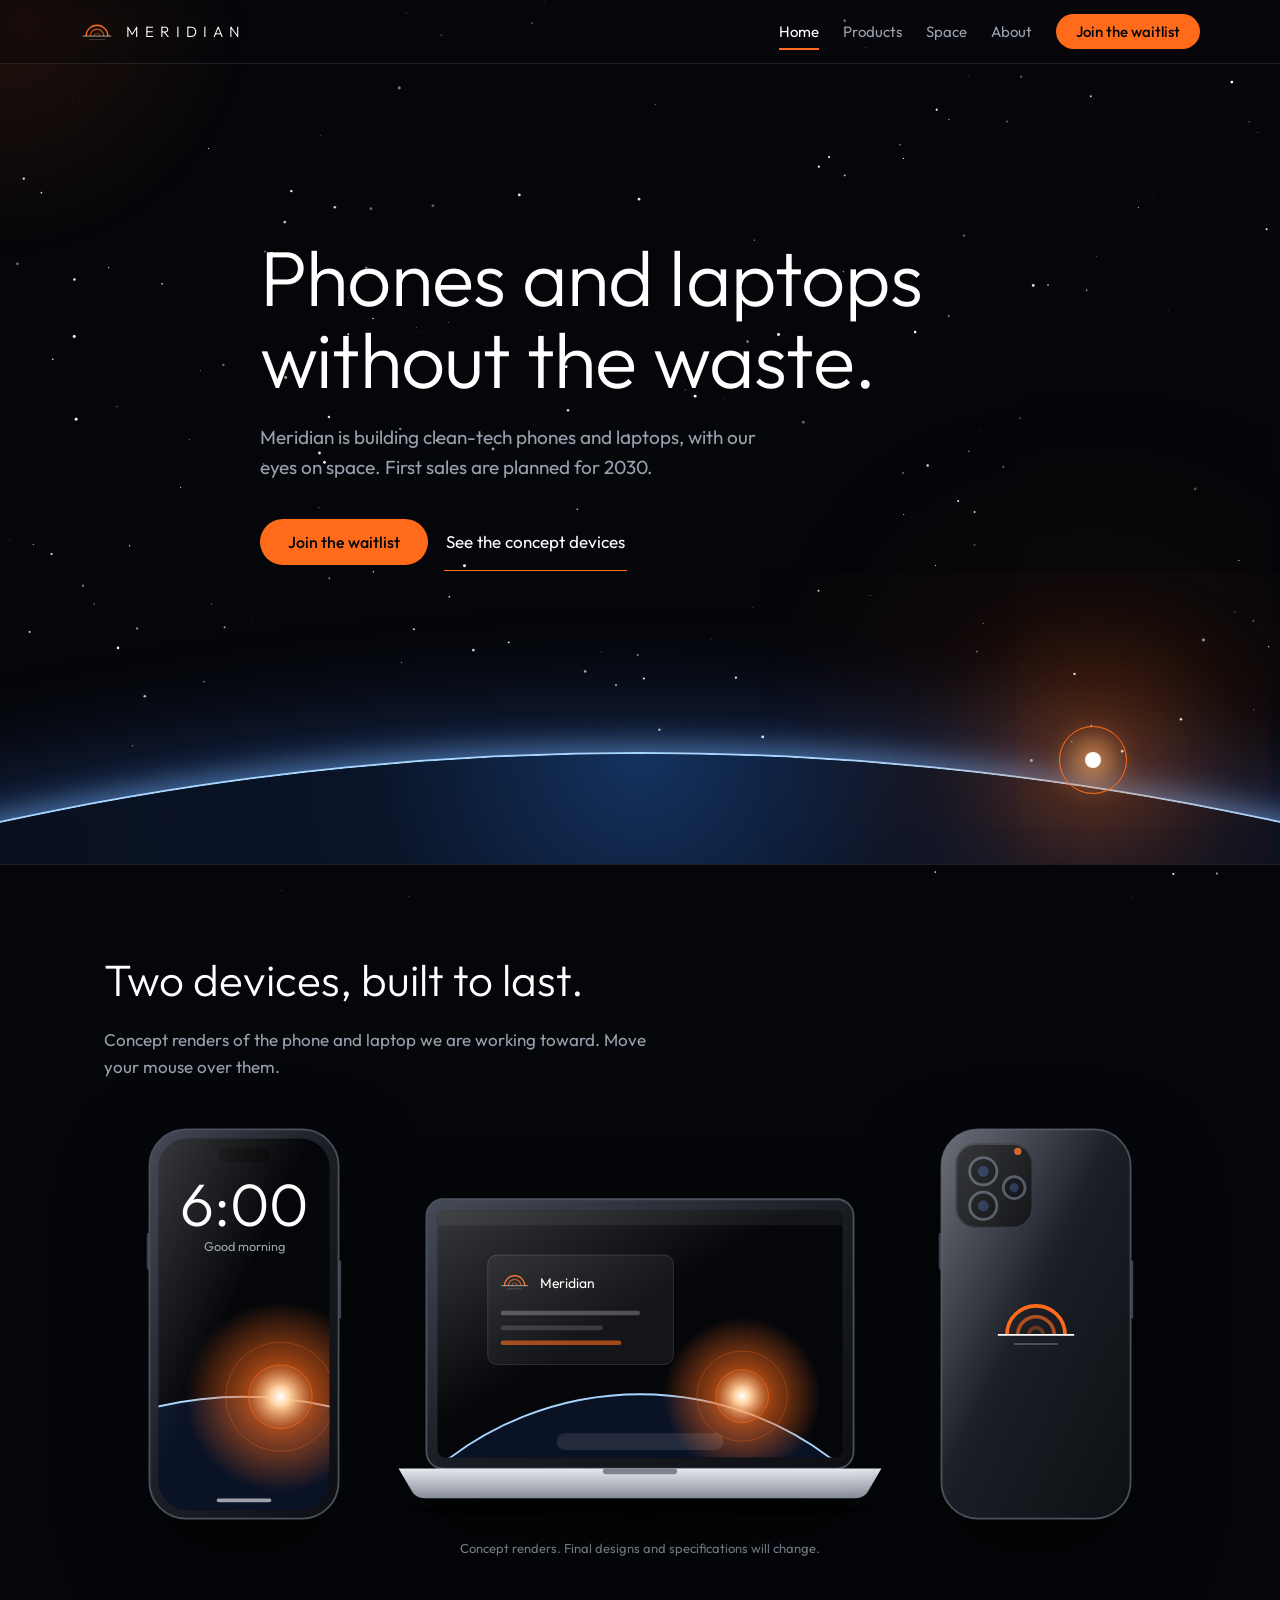
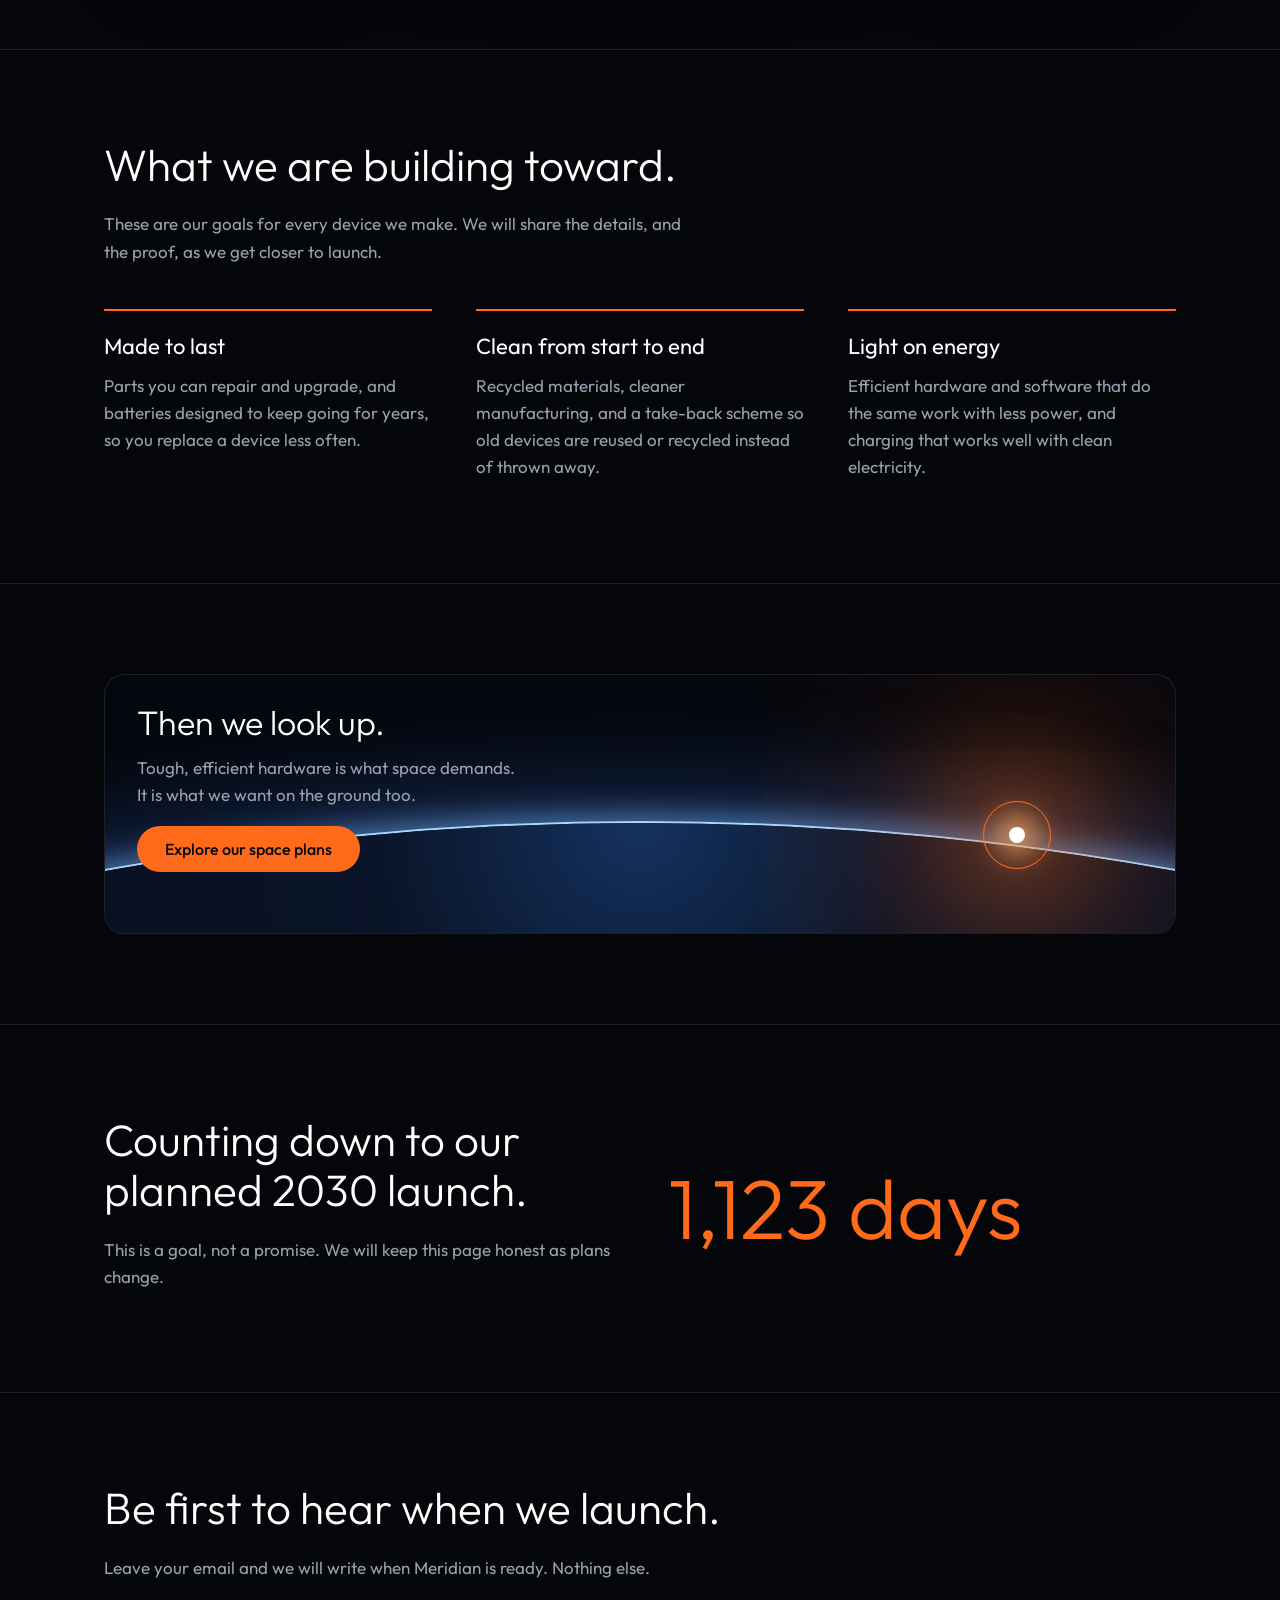
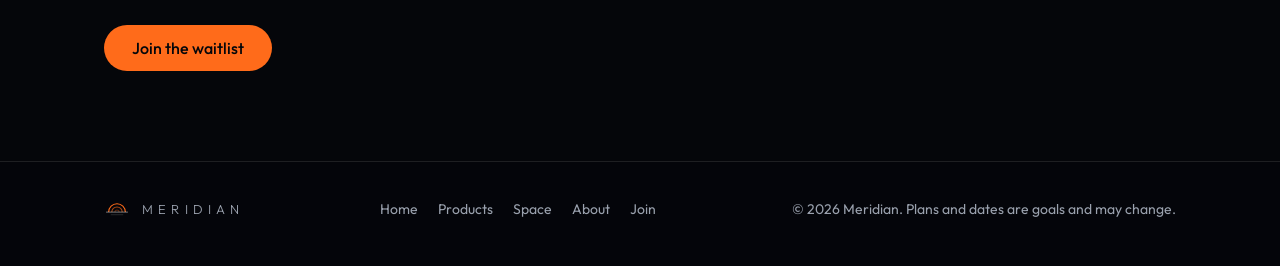
<file: index.html>
<!doctype html>
<html lang="en">
<head>
<meta charset="utf-8">
<meta name="viewport" content="width=device-width, initial-scale=1">
<title>Meridian: clean-tech phones and laptops</title>
<meta name="description" content="Meridian is building clean-tech phones and laptops, with its eyes on space. First sales are planned for 2030.">
<link rel="icon" href="data:image/svg+xml,%3Csvg xmlns='http://www.w3.org/2000/svg' viewBox='0 0 100 100'%3E%3Crect width='100' height='100' rx='22' fill='%2308090C'/%3E%3Cpath d='M18 66A32 32 0 0 1 82 66' fill='none' stroke='%23FF6B1A' stroke-width='9'/%3E%3Cpath d='M34 66A16 16 0 0 1 66 66' fill='none' stroke='%23FF6B1A' stroke-opacity='.6' stroke-width='9'/%3E%3C/svg%3E">
<link rel="preconnect" href="https://fonts.googleapis.com">
<link rel="preconnect" href="https://fonts.gstatic.com" crossorigin>
<link href="https://fonts.googleapis.com/css2?family=Outfit:wght@300;400;500&display=swap" rel="stylesheet">
<link rel="stylesheet" href="style.css">
</head>
<body>
<canvas id="sky" aria-hidden="true"></canvas><div class="glow" aria-hidden="true"></div>
<header class="top"><div class="wrap nav"><a class="brand" href="index.html" aria-label="Meridian home"><svg><use href="#mk"/></svg>MERIDIAN</a><nav class="links" aria-label="Main"><a href="index.html">Home</a><a href="products.html">Products</a><a href="space.html">Space</a><a href="about.html">About</a><a class="btn" href="join.html">Join the waitlist</a></nav></div></header>
<main>
<section class="hero"><div class="earth" data-par=".04"></div><div class="sun"></div>
<div class="wrap hx"><h1>Phones and laptops without the waste.</h1><p class="lead">Meridian is building clean-tech phones and laptops, with our eyes on space. First sales are planned for 2030.</p><div><a class="btn" href="join.html">Join the waitlist</a><a class="ghost" href="products.html">See the concept devices</a></div></div></section>
<section class="sec"><div class="wrap"><h2 class="rv">Two devices, built to last.</h2><p class="intro rv">Concept renders of the phone and laptop we are working toward. Move your mouse over them.</p>
<div class="show"><div class="fl"><svg class="tilt pf" role="img" aria-label="Meridian phone, front"><use href="#phoneF"/></svg></div><div class="fl"><svg class="tilt lp" role="img" aria-label="Meridian laptop, open"><use href="#laptop"/></svg></div><div class="fl"><svg class="tilt pb" role="img" aria-label="Meridian phone, back"><use href="#phoneB"/></svg></div></div>
<p class="note" style="text-align:center">Concept renders. Final designs and specifications will change.</p></div></section>
<section class="sec"><div class="wrap"><h2 class="rv">What we are building toward.</h2><p class="intro rv">These are our goals for every device we make. We will share the details, and the proof, as we get closer to launch.</p>
<div class="cols"><div class="rv"><h3>Made to last</h3><p>Parts you can repair and upgrade, and batteries designed to keep going for years, so you replace a device less often.</p></div>
<div class="rv"><h3>Clean from start to end</h3><p>Recycled materials, cleaner manufacturing, and a take-back scheme so old devices are reused or recycled instead of thrown away.</p></div>
<div class="rv"><h3>Light on energy</h3><p>Efficient hardware and software that do the same work with less power, and charging that works well with clean electricity.</p></div></div></div></section>
<section class="sec"><div class="wrap"><div class="strip rv"><div class="earth"></div><div class="sun"></div><div class="t"><h2 style="font-size:34px;margin-bottom:12px">Then we look up.</h2><p style="color:var(--s);margin:0 0 18px">Tough, efficient hardware is what space demands. It is what we want on the ground too.</p><a class="btn" href="space.html">Explore our space plans</a></div></div></div></section>
<section class="sec"><div class="wrap two"><div class="rv"><h2>Counting down to our planned 2030 launch.</h2><p>This is a goal, not a promise. We will keep this page honest as plans change.</p></div><div class="rv"><div class="cd" id="cd">&nbsp;</div></div></div></section>
<section class="sec"><div class="wrap"><h2 class="rv">Be first to hear when we launch.</h2><p class="intro rv">Leave your email and we will write when Meridian is ready. Nothing else.</p><a class="btn rv" href="join.html">Join the waitlist</a></div></section>
</main>
<footer><div class="wrap"><a class="brand" href="index.html" style="font-size:13px"><svg style="width:26px;height:26px"><use href="#mk"/></svg>MERIDIAN</a><nav aria-label="Footer"><a href="index.html">Home</a><a href="products.html">Products</a><a href="space.html">Space</a><a href="about.html">About</a><a href="join.html">Join</a></nav><span>&copy; 2026 Meridian. Plans and dates are goals and may change.</span></div></footer>
<script src="site.js"></script>
</body>
</html>
</file>
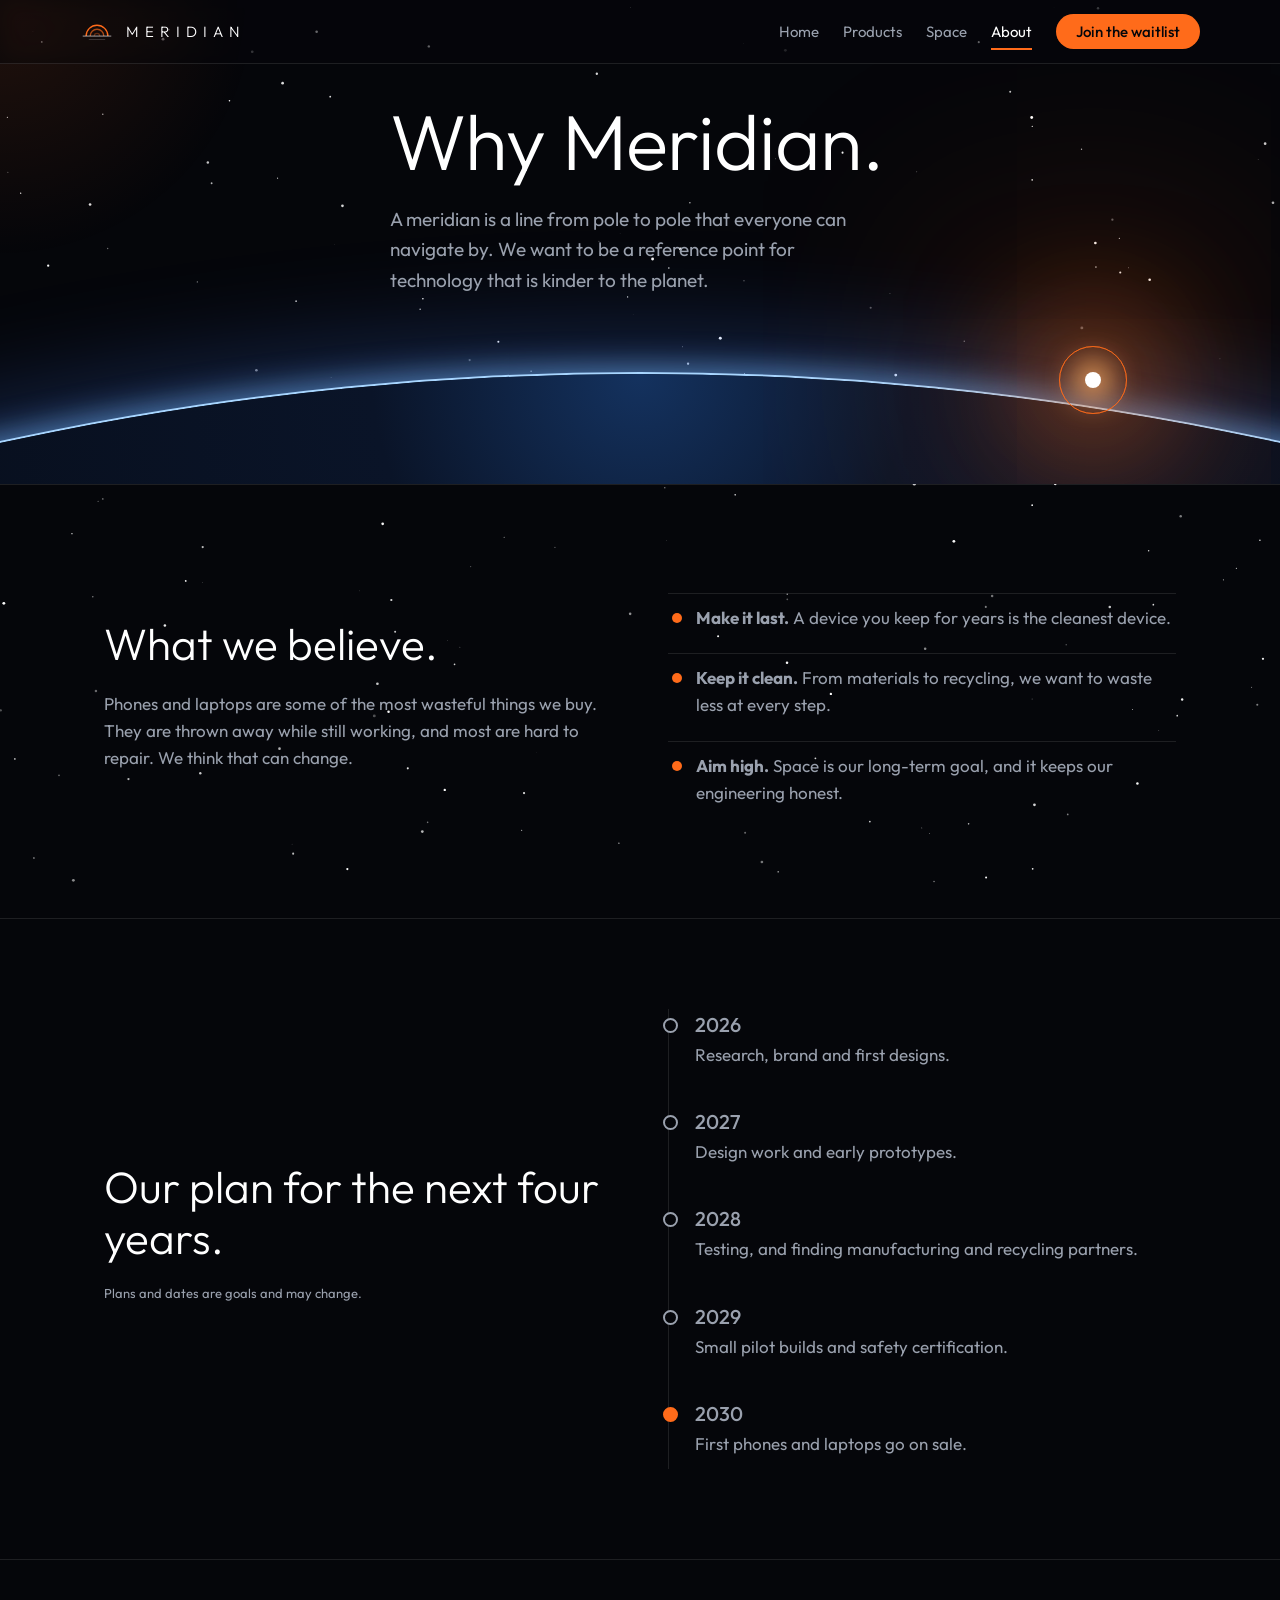
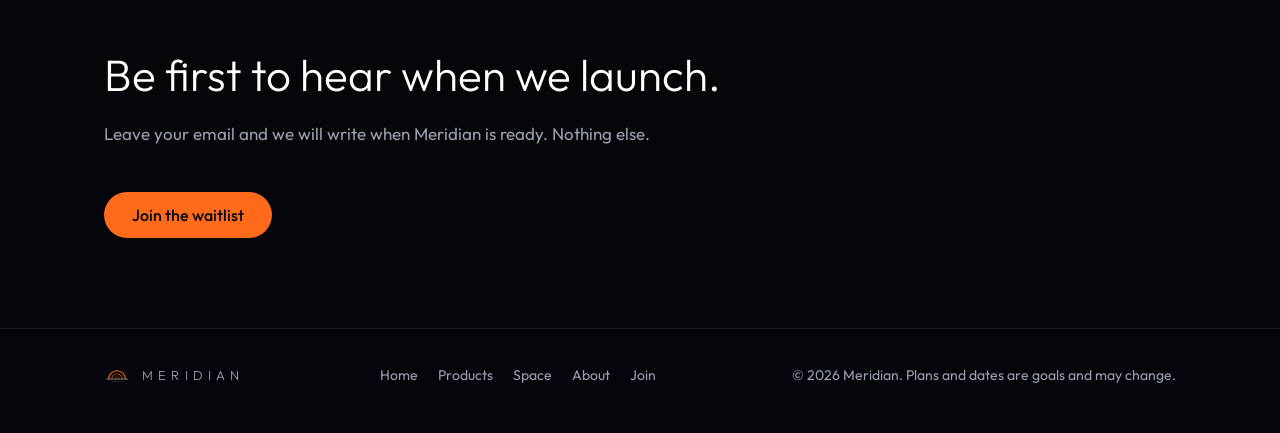
<file: about.html>
<!doctype html>
<html lang="en">
<head>
<meta charset="utf-8">
<meta name="viewport" content="width=device-width, initial-scale=1">
<title>About | Meridian</title>
<meta name="description" content="Why Meridian exists, what we believe and our plan for the next four years.">
<link rel="icon" href="data:image/svg+xml,%3Csvg xmlns='http://www.w3.org/2000/svg' viewBox='0 0 100 100'%3E%3Crect width='100' height='100' rx='22' fill='%2308090C'/%3E%3Cpath d='M18 66A32 32 0 0 1 82 66' fill='none' stroke='%23FF6B1A' stroke-width='9'/%3E%3Cpath d='M34 66A16 16 0 0 1 66 66' fill='none' stroke='%23FF6B1A' stroke-opacity='.6' stroke-width='9'/%3E%3C/svg%3E">
<link rel="preconnect" href="https://fonts.googleapis.com">
<link rel="preconnect" href="https://fonts.gstatic.com" crossorigin>
<link href="https://fonts.googleapis.com/css2?family=Outfit:wght@300;400;500&display=swap" rel="stylesheet">
<link rel="stylesheet" href="style.css">
</head>
<body>
<canvas id="sky" aria-hidden="true"></canvas><div class="glow" aria-hidden="true"></div>
<header class="top"><div class="wrap nav"><a class="brand" href="index.html" aria-label="Meridian home"><svg><use href="#mk"/></svg>MERIDIAN</a><nav class="links" aria-label="Main"><a href="index.html">Home</a><a href="products.html">Products</a><a href="space.html">Space</a><a href="about.html">About</a><a class="btn" href="join.html">Join the waitlist</a></nav></div></header>
<main>
<section class="hero sm"><div class="earth" data-par=".04"></div><div class="sun"></div><div class="wrap hx"><h1>Why Meridian.</h1><p class="lead">A meridian is a line from pole to pole that everyone can navigate by. We want to be a reference point for technology that is kinder to the planet.</p></div></section>
<section class="sec"><div class="wrap two"><div class="rv"><h2>What we believe.</h2><p>Phones and laptops are some of the most wasteful things we buy. They are thrown away while still working, and most are hard to repair. We think that can change.</p></div>
<ul class="ck rv"><li><b>Make it last.</b> A device you keep for years is the cleanest device.</li><li><b>Keep it clean.</b> From materials to recycling, we want to waste less at every step.</li><li><b>Aim high.</b> Space is our long-term goal, and it keeps our engineering honest.</li></ul></div></section>
<section class="sec"><div class="wrap two"><div class="rv"><h2>Our plan for the next four years.</h2><p class="note" style="margin-top:0">Plans and dates are goals and may change.</p></div>
<ol class="tl rv"><li><b>2026</b><span>Research, brand and first designs.</span></li><li><b>2027</b><span>Design work and early prototypes.</span></li><li><b>2028</b><span>Testing, and finding manufacturing and recycling partners.</span></li><li><b>2029</b><span>Small pilot builds and safety certification.</span></li><li class="go"><b>2030</b><span>First phones and laptops go on sale.</span></li></ol></div></section>
<section class="sec"><div class="wrap"><h2 class="rv">Be first to hear when we launch.</h2><p class="intro rv">Leave your email and we will write when Meridian is ready. Nothing else.</p><a class="btn rv" href="join.html">Join the waitlist</a></div></section>
</main>
<footer><div class="wrap"><a class="brand" href="index.html" style="font-size:13px"><svg style="width:26px;height:26px"><use href="#mk"/></svg>MERIDIAN</a><nav aria-label="Footer"><a href="index.html">Home</a><a href="products.html">Products</a><a href="space.html">Space</a><a href="about.html">About</a><a href="join.html">Join</a></nav><span>&copy; 2026 Meridian. Plans and dates are goals and may change.</span></div></footer>
<script src="site.js"></script>
</body>
</html>
</file>
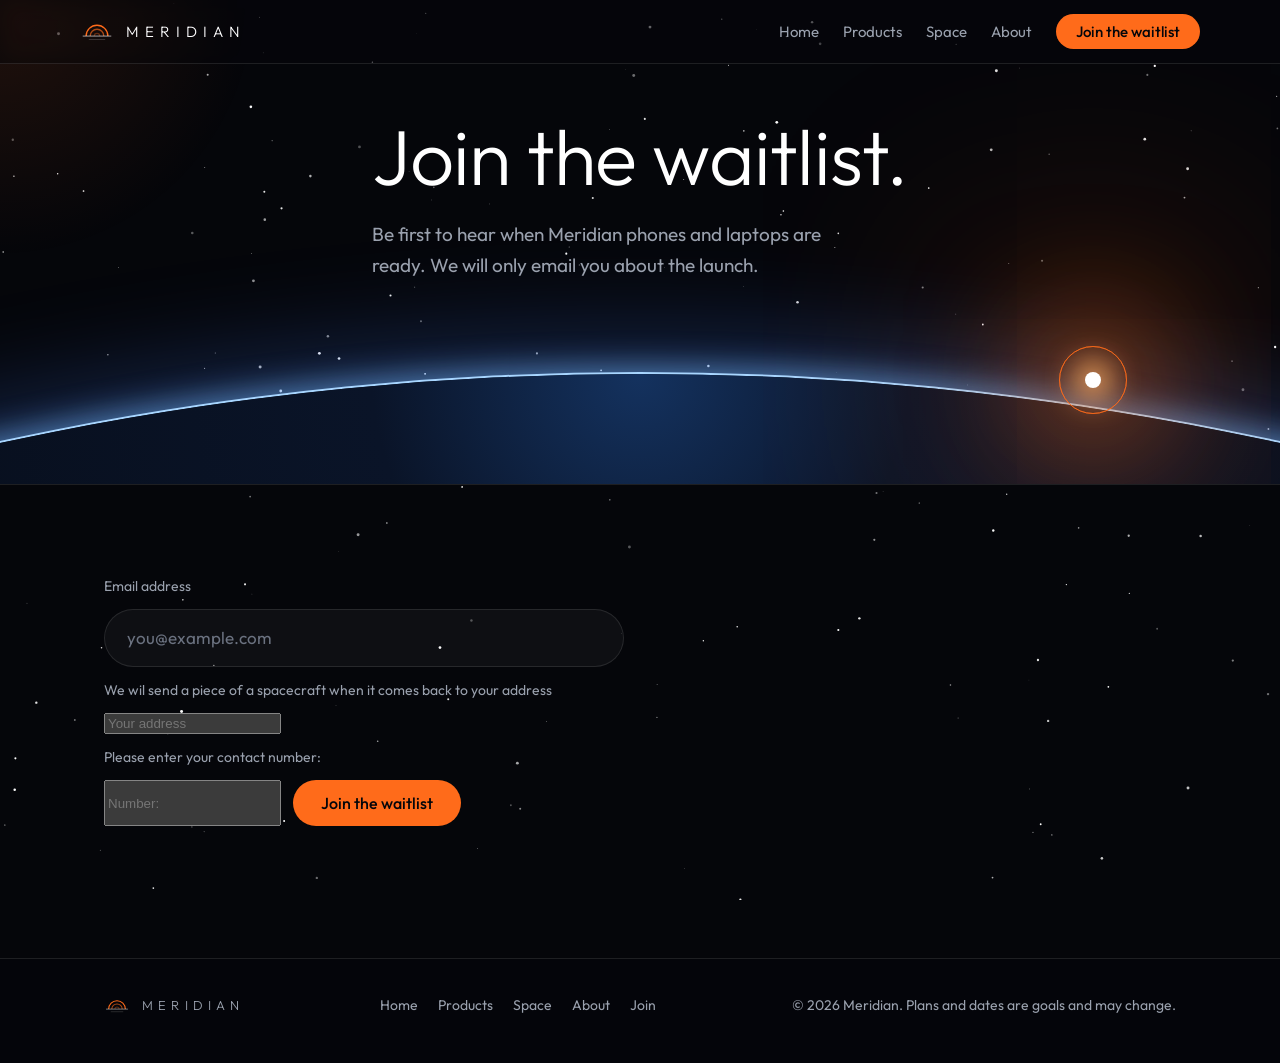
<file: join.html>
<!doctype html>
<html lang="en">
<head>
<meta charset="utf-8">
<meta name="viewport" content="width=device-width, initial-scale=1">
<title>Join the waitlist | Meridian</title>
<meta name="description" content="Join the Meridian waitlist and hear first when our phones and laptops launch.">
<link rel="icon" href="data:image/svg+xml,%3Csvg xmlns='http://www.w3.org/2000/svg' viewBox='0 0 100 100'%3E%3Crect width='100' height='100' rx='22' fill='%2308090C'/%3E%3Cpath d='M18 66A32 32 0 0 1 82 66' fill='none' stroke='%23FF6B1A' stroke-width='9'/%3E%3Cpath d='M34 66A16 16 0 0 1 66 66' fill='none' stroke='%23FF6B1A' stroke-opacity='.6' stroke-width='9'/%3E%3C/svg%3E">
<link rel="preconnect" href="https://fonts.googleapis.com">
<link rel="preconnect" href="https://fonts.gstatic.com" crossorigin>
<link href="https://fonts.googleapis.com/css2?family=Outfit:wght@300;400;500&display=swap" rel="stylesheet">
<link rel="stylesheet" href="style.css">
</head>
<body>
<canvas id="sky" aria-hidden="true"></canvas><div class="glow" aria-hidden="true"></div>
<header class="top"><div class="wrap nav"><a class="brand" href="index.html" aria-label="Meridian home"><svg><use href="#mk"/></svg>MERIDIAN</a><nav class="links" aria-label="Main"><a href="index.html">Home</a><a href="products.html">Products</a><a href="space.html">Space</a><a href="about.html">About</a><a class="btn" href="join.html">Join the waitlist</a></nav></div></header>
<main>
<section class="hero sm"><div class="earth" data-par=".04"></div><div class="sun"></div><div class="wrap hx"><h1>Join the waitlist.</h1><p class="lead">Be first to hear when Meridian phones and laptops are ready. We will only email you about the launch.</p></div></section>
<section class="sec"><div class="wrap"><form id="f">
  <label for="em">Email address</label><input id="em" name="email" type="email" placeholder="you@example.com" required autocomplete="email">
  <label for="am">We wil send a piece of a spacecraft when it comes back to your address</label><input id="am" name="address" type="address" placeholder="Your address" required autocomplete="address">
  <label for="nm">Please enter your contact number:</label><input id="nm" name="number" type="number" placeholder="Number:" required autocomplete="number">
  <button class="btn" type="submit">Join the waitlist</button></form>
<div id="msg" role="status" aria-live="polite"></div>
<div class="done" id="done" role="status" aria-live="polite"><svg viewBox="0 0 64 64" aria-hidden="true"><circle cx="32" cy="32" r="28" pathLength="1" fill="none" stroke="#FF6B1A" stroke-width="3"/><path d="M20 33l8 8 16-17" pathLength="1" fill="none" stroke="#FF6B1A" stroke-width="4" stroke-linecap="round" stroke-linejoin="round"/></svg><div><b>Submitted</b><span>Thank you. We will only email you about the launch.</span></div></div></div></section>
</main>
<footer><div class="wrap"><a class="brand" href="index.html" style="font-size:13px"><svg style="width:26px;height:26px"><use href="#mk"/></svg>MERIDIAN</a><nav aria-label="Footer"><a href="index.html">Home</a><a href="products.html">Products</a><a href="space.html">Space</a><a href="about.html">About</a><a href="join.html">Join</a></nav><span>&copy; 2026 Meridian. Plans and dates are goals and may change.</span></div></footer>
<script src="site.js"></script>
</body>
</html>
</file>
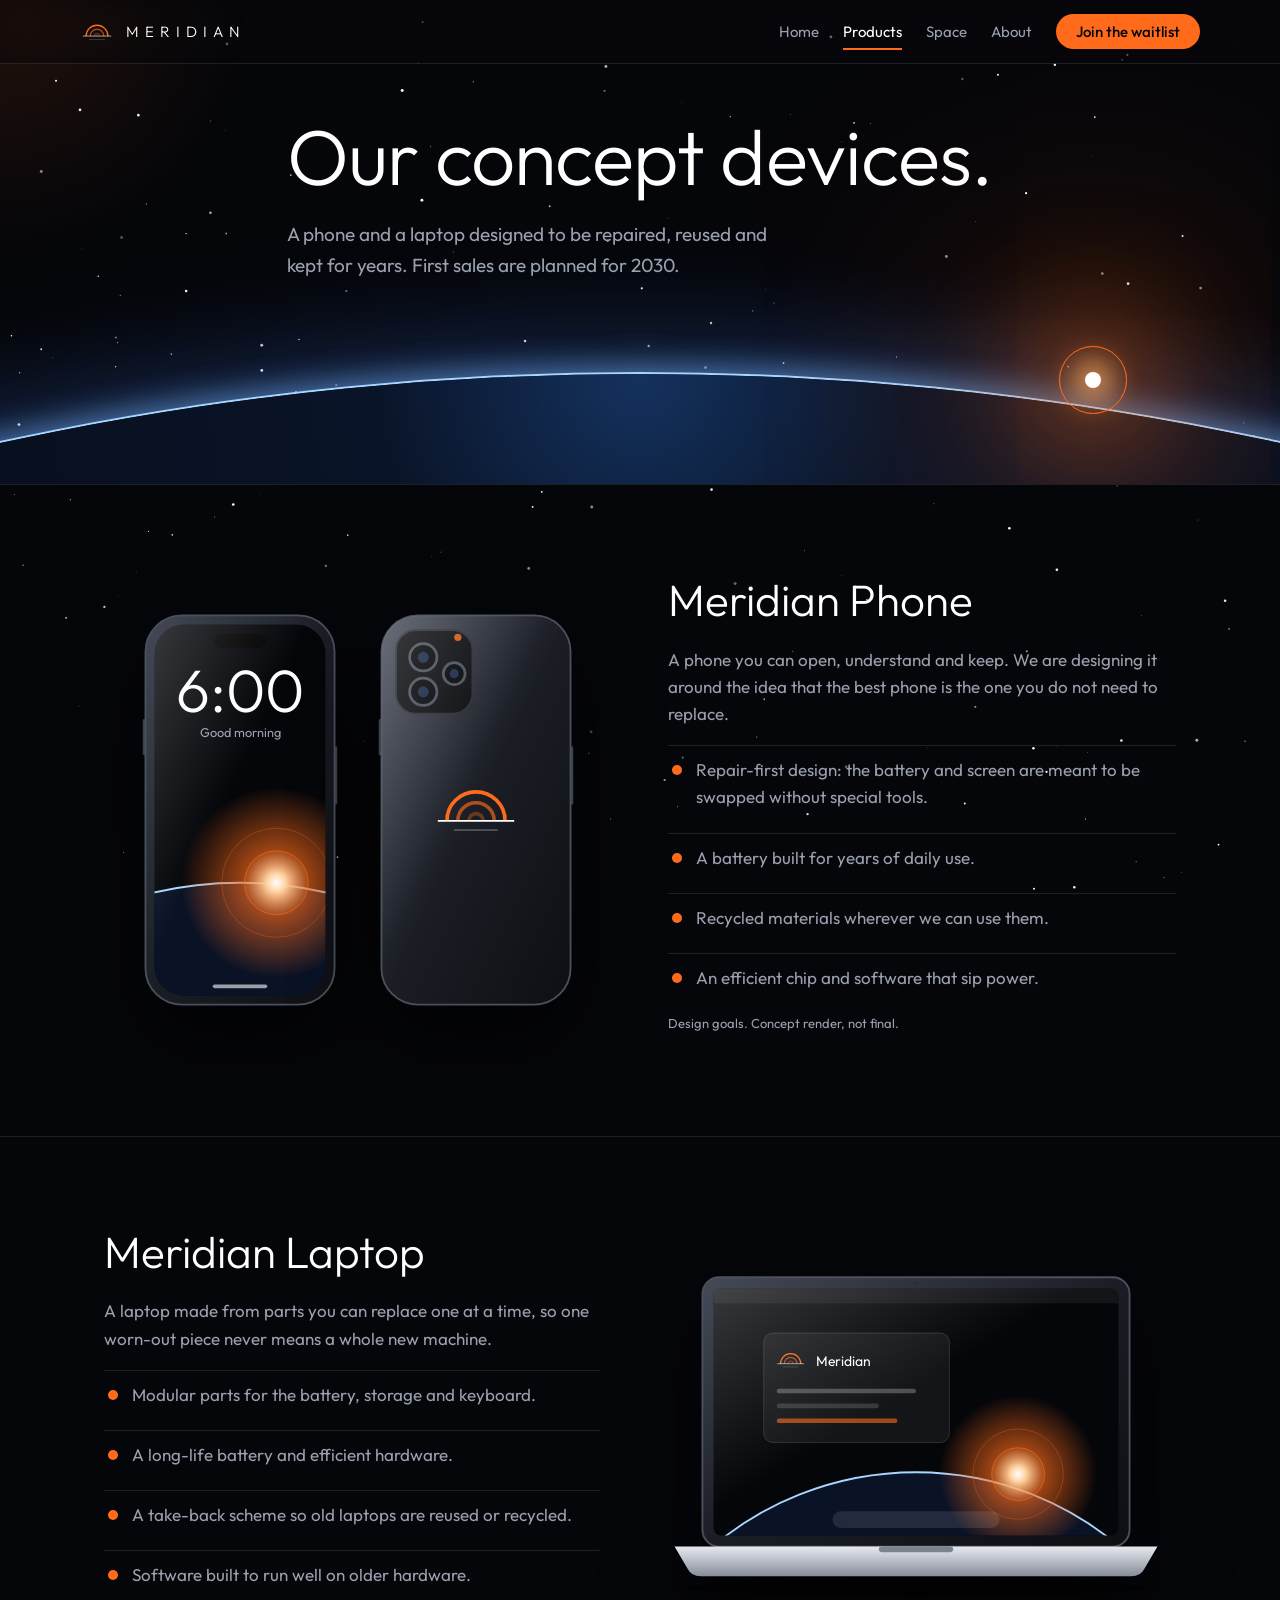
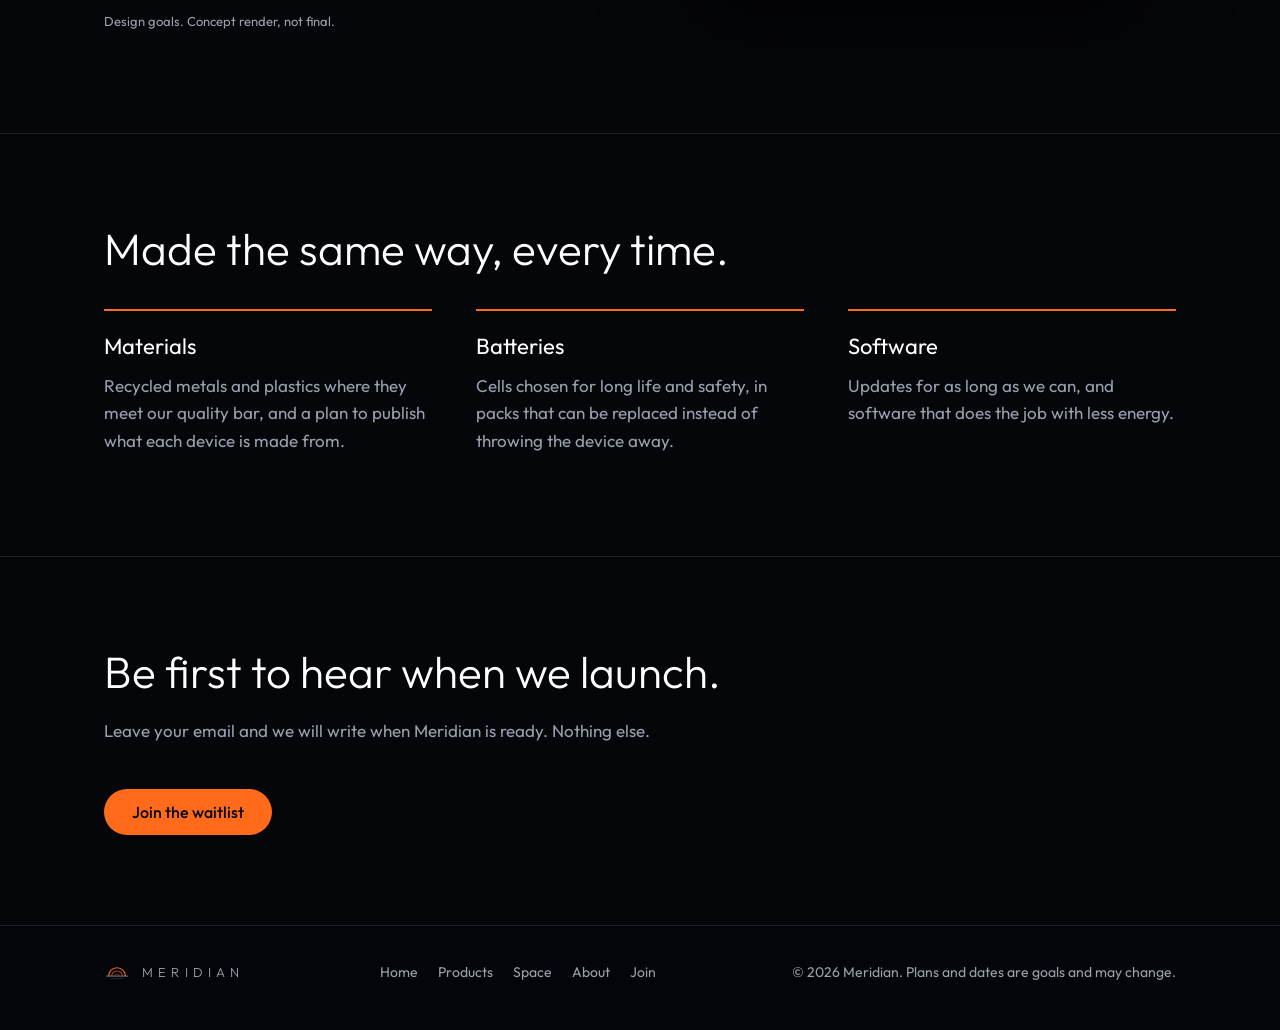
<file: products.html>
<!doctype html>
<html lang="en">
<head>
<meta charset="utf-8">
<meta name="viewport" content="width=device-width, initial-scale=1">
<title>Products | Meridian</title>
<meta name="description" content="Concept designs for the Meridian phone and laptop: repairable, long-lasting and kinder to the planet.">
<link rel="icon" href="data:image/svg+xml,%3Csvg xmlns='http://www.w3.org/2000/svg' viewBox='0 0 100 100'%3E%3Crect width='100' height='100' rx='22' fill='%2308090C'/%3E%3Cpath d='M18 66A32 32 0 0 1 82 66' fill='none' stroke='%23FF6B1A' stroke-width='9'/%3E%3Cpath d='M34 66A16 16 0 0 1 66 66' fill='none' stroke='%23FF6B1A' stroke-opacity='.6' stroke-width='9'/%3E%3C/svg%3E">
<link rel="preconnect" href="https://fonts.googleapis.com">
<link rel="preconnect" href="https://fonts.gstatic.com" crossorigin>
<link href="https://fonts.googleapis.com/css2?family=Outfit:wght@300;400;500&display=swap" rel="stylesheet">
<link rel="stylesheet" href="style.css">
</head>
<body>
<canvas id="sky" aria-hidden="true"></canvas><div class="glow" aria-hidden="true"></div>
<header class="top"><div class="wrap nav"><a class="brand" href="index.html" aria-label="Meridian home"><svg><use href="#mk"/></svg>MERIDIAN</a><nav class="links" aria-label="Main"><a href="index.html">Home</a><a href="products.html">Products</a><a href="space.html">Space</a><a href="about.html">About</a><a class="btn" href="join.html">Join the waitlist</a></nav></div></header>
<main>
<section class="hero sm"><div class="earth" data-par=".04"></div><div class="sun"></div><div class="wrap hx"><h1>Our concept devices.</h1><p class="lead">A phone and a laptop designed to be repaired, reused and kept for years. First sales are planned for 2030.</p></div></section>
<section class="sec"><div class="wrap two"><div class="show" style="margin:0"><div class="fl"><svg class="tilt pf" role="img" aria-label="Meridian phone, front"><use href="#phoneF"/></svg></div><div class="fl"><svg class="tilt pb" role="img" aria-label="Meridian phone, back"><use href="#phoneB"/></svg></div></div>
<div class="rv"><h2>Meridian Phone</h2><p>A phone you can open, understand and keep. We are designing it around the idea that the best phone is the one you do not need to replace.</p>
<ul class="ck"><li>Repair-first design: the battery and screen are meant to be swapped without special tools.</li><li>A battery built for years of daily use.</li><li>Recycled materials wherever we can use them.</li><li>An efficient chip and software that sip power.</li></ul><p class="note">Design goals. Concept render, not final.</p></div></div></section>
<section class="sec"><div class="wrap two rev"><div class="show" style="margin:0"><div class="fl"><svg class="tilt lp" role="img" aria-label="Meridian laptop, open"><use href="#laptop"/></svg></div></div>
<div class="rv"><h2>Meridian Laptop</h2><p>A laptop made from parts you can replace one at a time, so one worn-out piece never means a whole new machine.</p>
<ul class="ck"><li>Modular parts for the battery, storage and keyboard.</li><li>A long-life battery and efficient hardware.</li><li>A take-back scheme so old laptops are reused or recycled.</li><li>Software built to run well on older hardware.</li></ul><p class="note">Design goals. Concept render, not final.</p></div></div></section>
<section class="sec"><div class="wrap"><h2 class="rv">Made the same way, every time.</h2><div class="cols" style="margin-top:34px"><div class="rv"><h3>Materials</h3><p>Recycled metals and plastics where they meet our quality bar, and a plan to publish what each device is made from.</p></div><div class="rv"><h3>Batteries</h3><p>Cells chosen for long life and safety, in packs that can be replaced instead of throwing the device away.</p></div><div class="rv"><h3>Software</h3><p>Updates for as long as we can, and software that does the job with less energy.</p></div></div></div></section>
<section class="sec"><div class="wrap"><h2 class="rv">Be first to hear when we launch.</h2><p class="intro rv">Leave your email and we will write when Meridian is ready. Nothing else.</p><a class="btn rv" href="join.html">Join the waitlist</a></div></section>
</main>
<footer><div class="wrap"><a class="brand" href="index.html" style="font-size:13px"><svg style="width:26px;height:26px"><use href="#mk"/></svg>MERIDIAN</a><nav aria-label="Footer"><a href="index.html">Home</a><a href="products.html">Products</a><a href="space.html">Space</a><a href="about.html">About</a><a href="join.html">Join</a></nav><span>&copy; 2026 Meridian. Plans and dates are goals and may change.</span></div></footer>
<script src="site.js"></script>
</body>
</html>
</file>
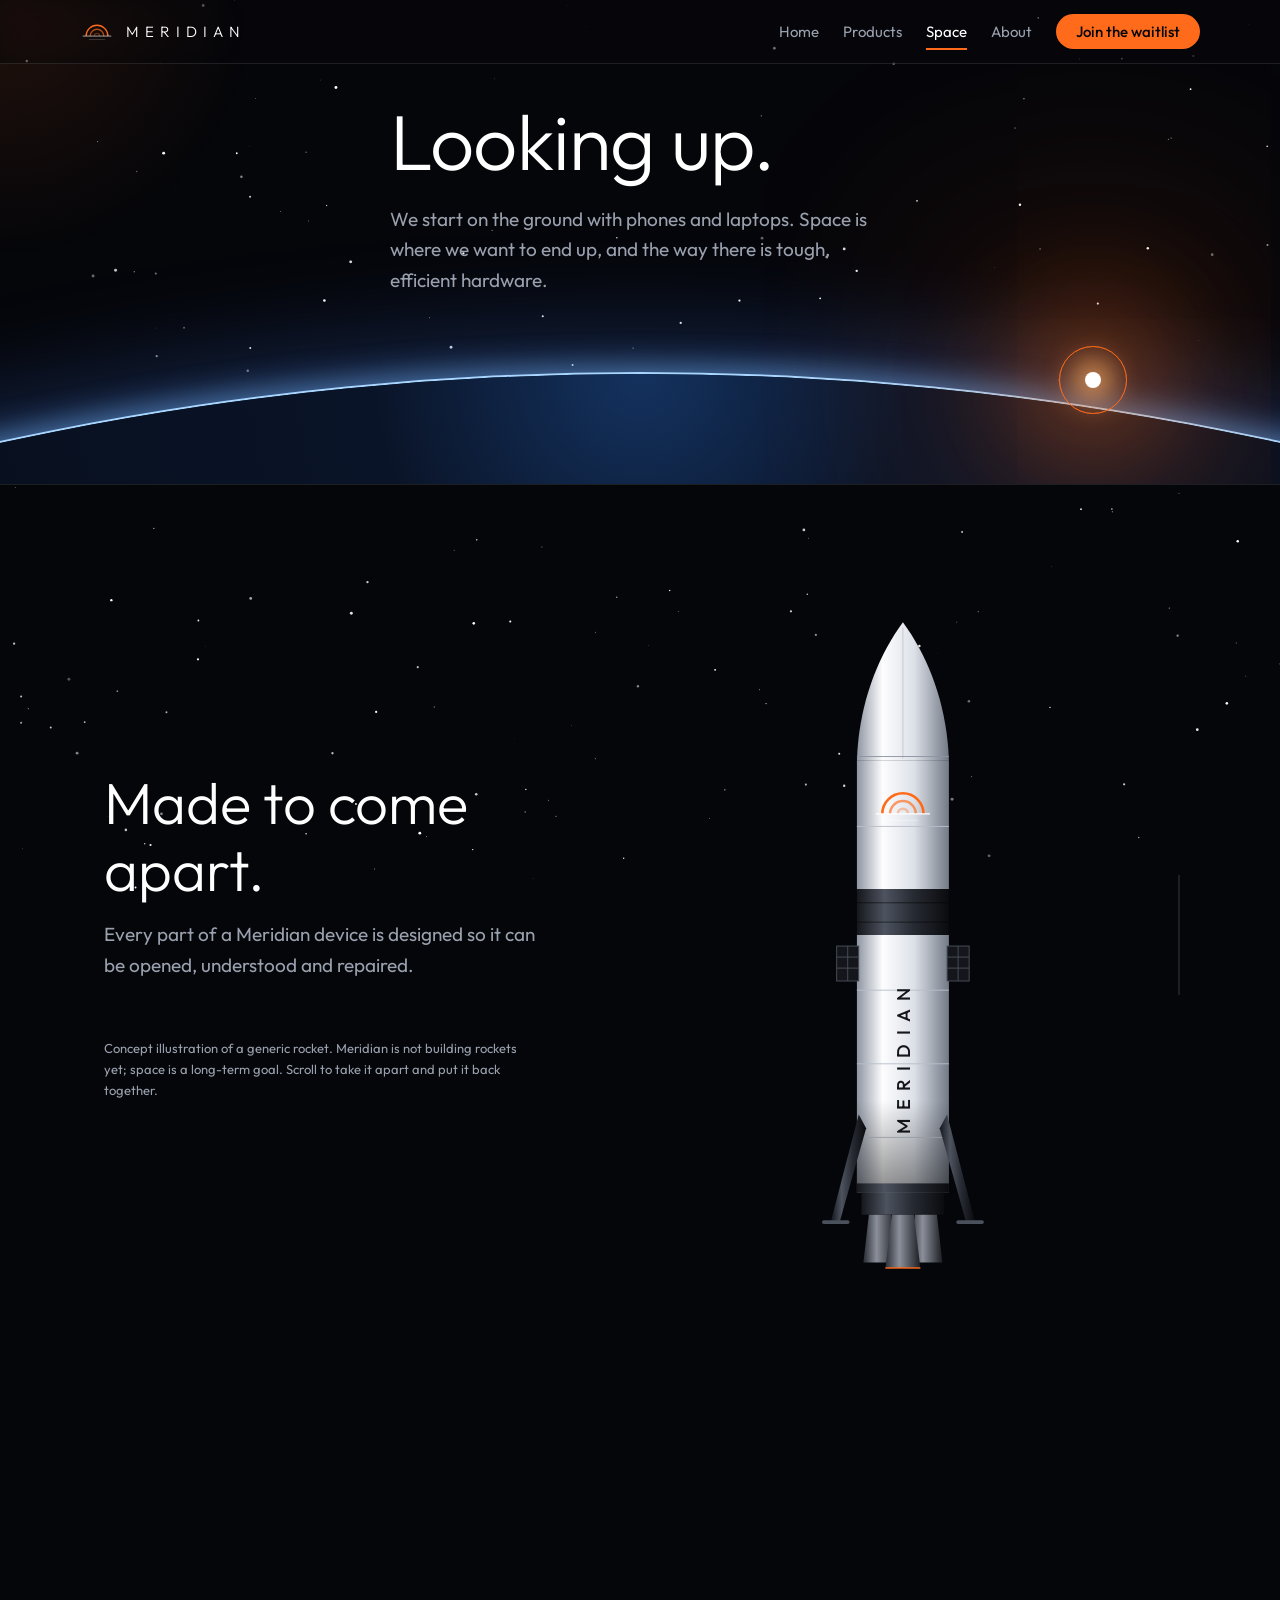
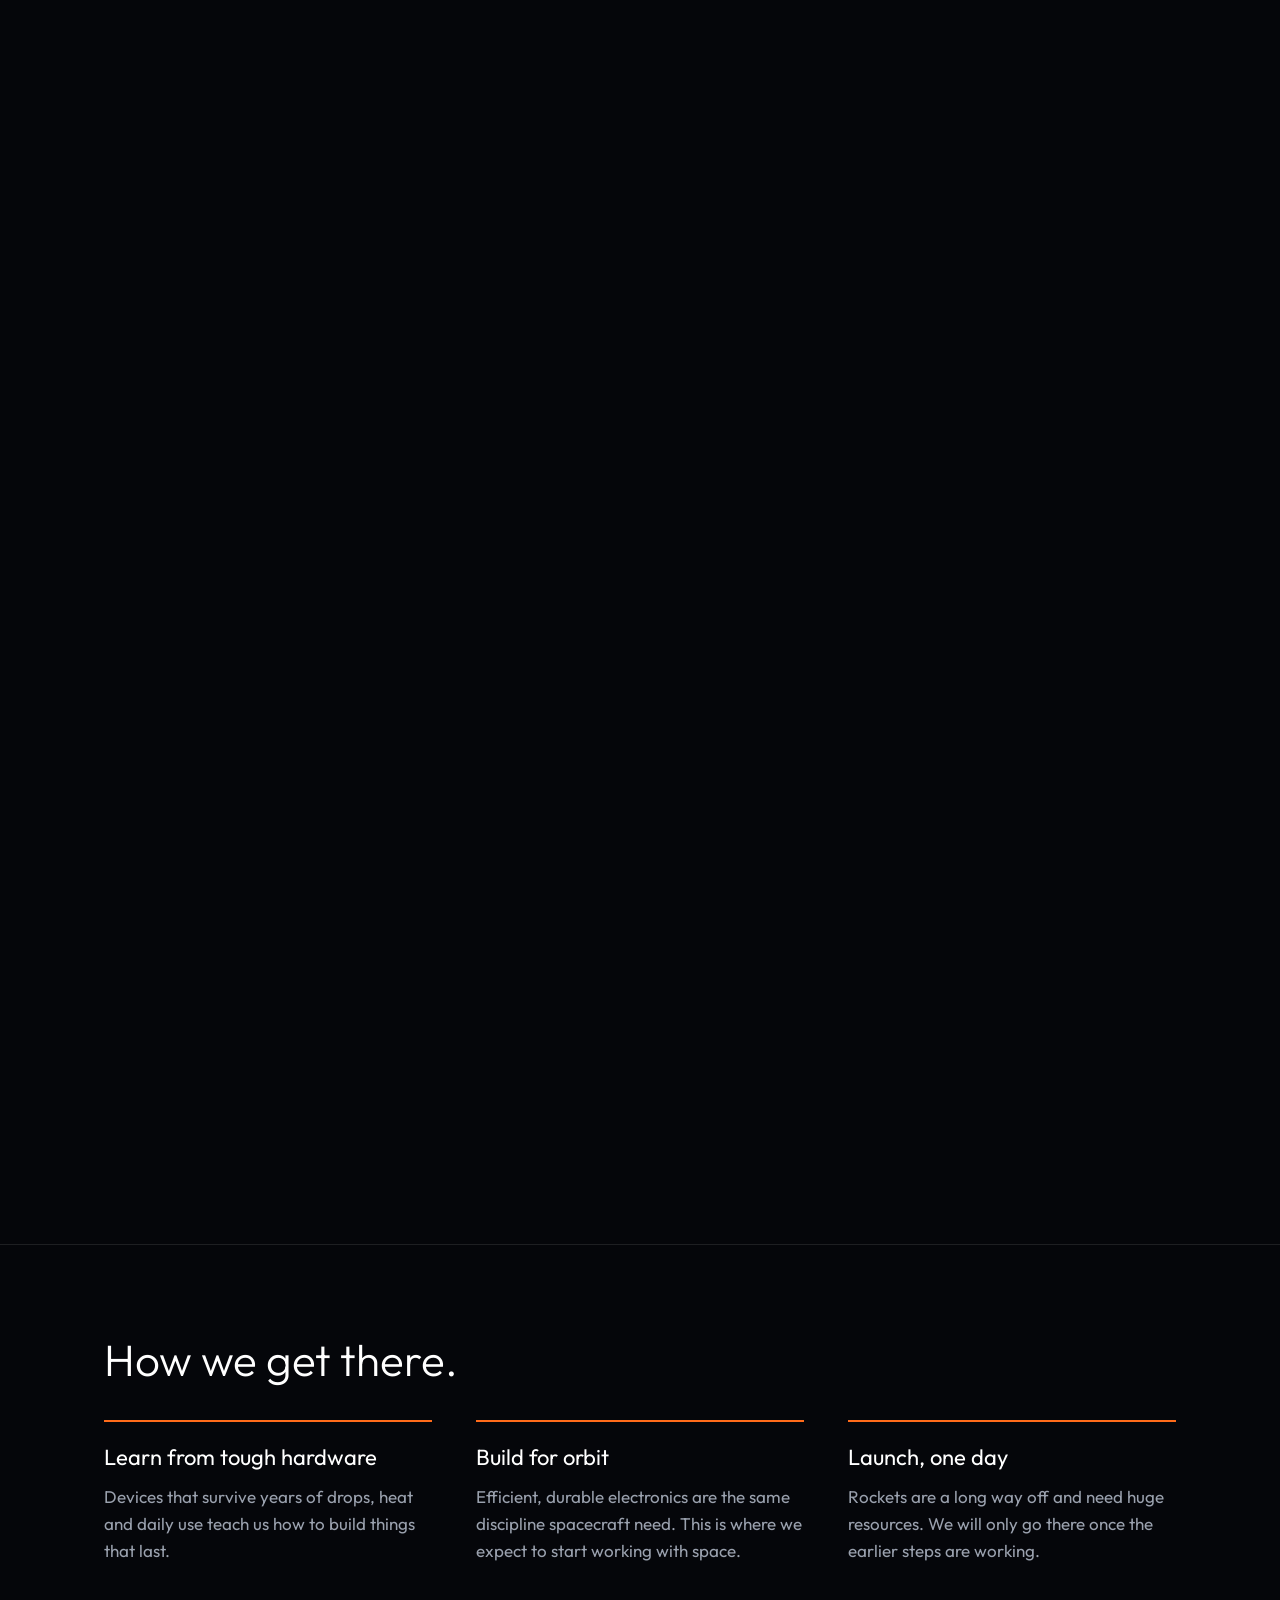
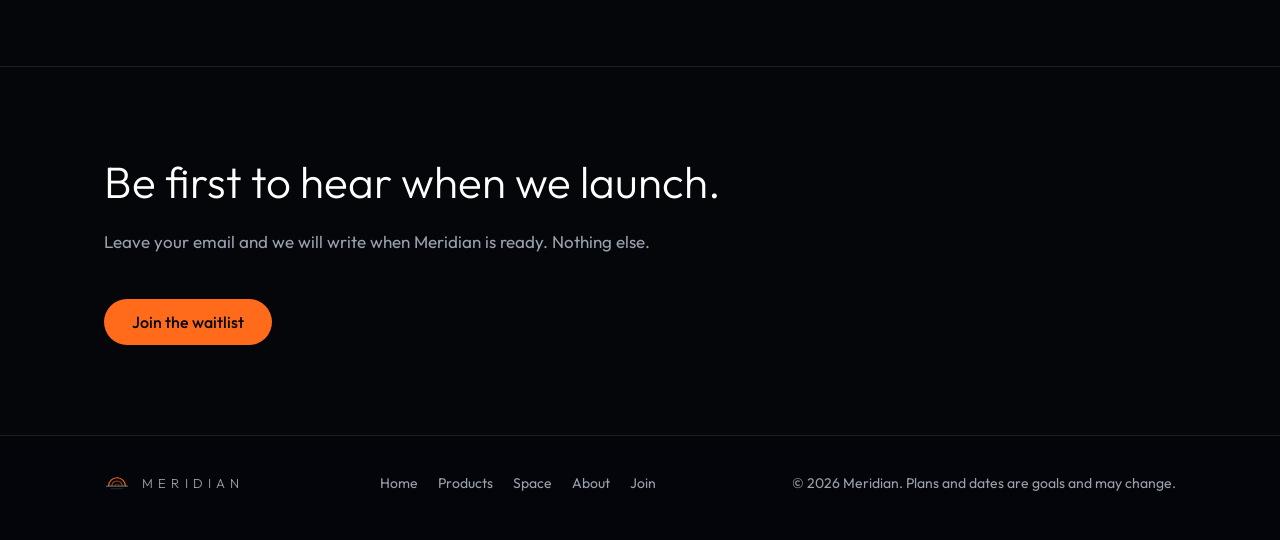
<file: space.html>
<!doctype html>
<html lang="en">
<head>
<meta charset="utf-8">
<meta name="viewport" content="width=device-width, initial-scale=1">
<title>Space | Meridian</title>
<meta name="description" content="Meridian wants to take what it learns from durable, efficient devices into space.">
<link rel="icon" href="data:image/svg+xml,%3Csvg xmlns='http://www.w3.org/2000/svg' viewBox='0 0 100 100'%3E%3Crect width='100' height='100' rx='22' fill='%2308090C'/%3E%3Cpath d='M18 66A32 32 0 0 1 82 66' fill='none' stroke='%23FF6B1A' stroke-width='9'/%3E%3Cpath d='M34 66A16 16 0 0 1 66 66' fill='none' stroke='%23FF6B1A' stroke-opacity='.6' stroke-width='9'/%3E%3C/svg%3E">
<link rel="preconnect" href="https://fonts.googleapis.com">
<link rel="preconnect" href="https://fonts.gstatic.com" crossorigin>
<link href="https://fonts.googleapis.com/css2?family=Outfit:wght@300;400;500&display=swap" rel="stylesheet">
<link rel="stylesheet" href="style.css">
</head>
<body>
<canvas id="sky" aria-hidden="true"></canvas><div class="glow" aria-hidden="true"></div>
<header class="top"><div class="wrap nav"><a class="brand" href="index.html" aria-label="Meridian home"><svg><use href="#mk"/></svg>MERIDIAN</a><nav class="links" aria-label="Main"><a href="index.html">Home</a><a href="products.html">Products</a><a href="space.html">Space</a><a href="about.html">About</a><a class="btn" href="join.html">Join the waitlist</a></nav></div></header>
<main>
<section class="hero sm"><div class="earth" data-par=".04"></div><div class="sun"></div><div class="wrap hx"><h1>Looking up.</h1><p class="lead">We start on the ground with phones and laptops. Space is where we want to end up, and the way there is tough, efficient hardware.</p></div></section>
<div class="scrolly" id="build"><div class="stick wrap"><div class="copy"><div class="ph"><div><h2>Made to come apart.</h2><p>Every part of a Meridian device is designed so it can be opened, understood and repaired.</p></div><div><h2>Every piece has a job.</h2><p>Space hardware is built so each stage can be checked and replaced on its own. We want phones and laptops that work the same way.</p></div><div><h2>Then it goes back together.</h2><p>Repair, reuse, rebuild. That is how we plan to cut waste on the ground, and how we want to work in space.</p></div></div><p class="note">Concept illustration of a generic rocket. Meridian is not building rockets yet; space is a long-term goal. Scroll to take it apart and put it back together.</p></div><svg viewBox="0 0 400 900" role="img" aria-label="A rocket that comes apart into its stages as you scroll, then goes back together"><g transform="translate(0 70)"><g class="part" data-dx="0" data-dy="0" data-r="0" data-cx="200" data-cy="520"><rect x="150" y="380" width="100" height="280" fill="url(#g-cw)"/><path d="M150 440H250M150 520H250M150 600H250" stroke="#b9bfca" stroke-width="1"/><text transform="translate(208 596) rotate(-90)" font-size="20" font-weight="500" letter-spacing="9" fill="#14161b" font-family="Outfit,sans-serif">MERIDIAN</text><rect x="150" y="560" width="100" height="100" fill="url(#g-soot)"/><rect x="150" y="650" width="100" height="10" fill="url(#g-cd)"/></g><g class="part" data-dx="0" data-dy="-20" data-r="2" data-cx="200" data-cy="355"><rect x="150" y="330" width="100" height="50" fill="url(#g-cd)"/><path d="M150 345H250M150 366H250" stroke="#000" stroke-opacity=".6"/></g><g class="part" data-dx="0" data-dy="-55" data-r="-2" data-cx="200" data-cy="260"><rect x="150" y="190" width="100" height="140" fill="url(#g-cw)"/><path d="M150 262H250" stroke="#b9bfca"/><use href="#mk" x="165" y="205" width="70" height="70"/></g><g class="part" data-dx="0" data-dy="-100" data-r="3" data-cx="200" data-cy="115"><path d="M200 40C228 78 248 130 250 190H150C152 130 172 78 200 40Z" fill="url(#g-cw)"/><path d="M200 46V188" stroke="#b9bfca" stroke-width=".8"/><path d="M150 186H250" stroke="#8e95a2"/></g><g class="part" data-dx="0" data-dy="60" data-r="0" data-cx="200" data-cy="712"><path class="flame" d="M184 742Q200 862 216 742Z" fill="url(#g-fl)" style="opacity:0"/><rect x="155" y="660" width="90" height="24" fill="url(#g-cd)"/><path d="M163 684H187L193 736H157Z" fill="url(#g-bell)"/><path d="M213 684H237L243 736H207Z" fill="url(#g-bell)"/><path d="M188 684H212L219 742H181Z" fill="url(#g-bell)"/><path d="M181 742H219" stroke="#FF6B1A" stroke-width="2" stroke-opacity=".7"/></g><g class="part" data-dx="-60" data-dy="30" data-r="-8" data-cx="140" data-cy="630"><path d="M152 575L122 690L131 693L160 590Z" fill="url(#g-cd)"/><path d="M114 692H140" stroke="#4a505c" stroke-width="4" stroke-linecap="round"/></g><g class="part" data-dx="60" data-dy="30" data-r="8" data-cx="260" data-cy="630"><path d="M248 575L278 690L269 693L240 590Z" fill="url(#g-cd)"/><path d="M260 692H286" stroke="#4a505c" stroke-width="4" stroke-linecap="round"/></g><g class="part" data-dx="-55" data-dy="-10" data-r="-6" data-cx="140" data-cy="411"><rect x="128" y="392" width="24" height="38" fill="#14161b" stroke="#4a505c"/><path d="M128 404H152M128 416H152M140 392V430" stroke="#4a505c"/></g><g class="part" data-dx="55" data-dy="-10" data-r="6" data-cx="260" data-cy="411"><rect x="248" y="392" width="24" height="38" fill="#14161b" stroke="#4a505c"/><path d="M248 404H272M248 416H272M260 392V430" stroke="#4a505c"/></g></g>
<g class="lab" style="opacity:0"><text class="lt" x="268" y="85">Fairing</text><text class="ls" x="268" y="104">Protects the payload</text></g><g class="lab" style="opacity:0"><text class="lt" x="132" y="275" text-anchor="end">Second stage</text><text class="ls" x="132" y="294" text-anchor="end">Carries it to orbit</text></g><g class="lab" style="opacity:0"><text class="lt" x="268" y="405">Interstage</text><text class="ls" x="268" y="424">Joins the stages</text></g><g class="lab" style="opacity:0"><text class="lt" x="132" y="590" text-anchor="end">First stage</text><text class="ls" x="132" y="609" text-anchor="end">Fuel and oxidiser</text></g><g class="lab" style="opacity:0"><text class="lt" x="268" y="842">Engines</text><text class="ls" x="268" y="861">Thrust at lift-off</text></g></svg><div class="prog" aria-hidden="true"><i></i></div></div></div>
<section class="sec"><div class="wrap"><h2 class="rv">How we get there.</h2><div class="cols" style="margin-top:34px"><div class="rv"><h3>Learn from tough hardware</h3><p>Devices that survive years of drops, heat and daily use teach us how to build things that last.</p></div><div class="rv"><h3>Build for orbit</h3><p>Efficient, durable electronics are the same discipline spacecraft need. This is where we expect to start working with space.</p></div><div class="rv"><h3>Launch, one day</h3><p>Rockets are a long way off and need huge resources. We will only go there once the earlier steps are working.</p></div></div></div></section>
<section class="sec"><div class="wrap"><h2 class="rv">Be first to hear when we launch.</h2><p class="intro rv">Leave your email and we will write when Meridian is ready. Nothing else.</p><a class="btn rv" href="join.html">Join the waitlist</a></div></section></main>
<footer><div class="wrap"><a class="brand" href="index.html" style="font-size:13px"><svg style="width:26px;height:26px"><use href="#mk"/></svg>MERIDIAN</a><nav aria-label="Footer"><a href="index.html">Home</a><a href="products.html">Products</a><a href="space.html">Space</a><a href="about.html">About</a><a href="join.html">Join</a></nav><span>&copy; 2026 Meridian. Plans and dates are goals and may change.</span></div></footer>
<script src="site.js"></script>
</body>
</html>
</file>
<file: style.css>
:root{--k:#05060A;--w:#fff;--o:#FF6B1A;--s:#9AA1AE;--line:rgba(255,255,255,.1);color-scheme:dark}
*{box-sizing:border-box}
html{scroll-behavior:smooth}
body{margin:0;background:var(--k);color:var(--w);font:400 17px/1.6 'Outfit',system-ui,sans-serif;animation:fade .8s both}
a{color:inherit}
:focus-visible{outline:2px solid var(--o);outline-offset:3px}
#sky{position:fixed;inset:0;width:100%;height:100%;z-index:-2}
.glow{position:fixed;left:0;top:0;width:560px;height:560px;margin:-280px 0 0 -280px;border-radius:50%;background:radial-gradient(circle,rgba(255,107,26,.12),transparent 65%);pointer-events:none;z-index:-1}
.wrap{max-width:1120px;margin:0 auto;padding:0 24px}
.top{position:sticky;top:0;z-index:30;background:rgba(5,6,10,.6);backdrop-filter:blur(12px);border-bottom:1px solid var(--line)}
.nav{display:flex;align-items:center;justify-content:space-between;flex-wrap:wrap;gap:8px 24px;padding:14px 0}
.brand{display:flex;align-items:center;gap:12px;text-decoration:none;font-weight:300;letter-spacing:.4em;font-size:15px}
.brand svg{width:34px;height:34px}
.links{display:flex;align-items:center;flex-wrap:wrap;gap:6px 24px;font-size:15px;color:var(--s)}
.links a{text-decoration:none;position:relative}.links a:hover,.links a.on{color:var(--w)}
.links a.on:not(.btn)::after{content:"";position:absolute;left:0;right:0;bottom:-6px;height:2px;background:var(--o)}
.btn{display:inline-block;background:var(--o);color:var(--k)!important;font:500 16px/1 'Outfit',sans-serif;padding:15px 28px;border:0;border-radius:999px;text-decoration:none;cursor:pointer;transition:transform .25s,box-shadow .25s,background .25s}
.btn:hover{background:#ff8340;transform:translateY(-2px);box-shadow:0 8px 24px rgba(255,107,26,.35)}
.btn:disabled{opacity:.6;cursor:default;transform:none;box-shadow:none}
.links .btn{padding:10px 20px;font-size:15px}
.ghost{display:inline-block;margin-left:16px;text-decoration:none;padding:14px 2px;border-bottom:1px solid var(--o)}
h1{font-weight:300;font-size:clamp(40px,6.4vw,78px);line-height:1.04;margin:0 0 22px;letter-spacing:-.01em;max-width:760px}
h2{font-weight:300;font-size:clamp(28px,4vw,44px);line-height:1.15;margin:0 0 20px;max-width:640px}
.lead{color:var(--s);font-size:19px;max-width:500px;margin:0 0 32px}
.note{color:var(--s);font-size:13px;margin:14px 0 0}
.sec{padding:90px 0;border-top:1px solid var(--line);position:relative}
.intro{color:var(--s);max-width:580px;margin:0 0 44px}
.hero{position:relative;min-height:min(92vh,800px);overflow:hidden;display:flex;align-items:center}
.hero.sm{min-height:420px}
.hero .wrap{position:relative;z-index:2;padding-top:20px;padding-bottom:140px}
.earth{position:absolute;left:50%;bottom:-5890px;width:6000px;height:6000px;margin-left:-3000px;border-radius:50%;background:radial-gradient(circle at 50% 0,#14325f 0,#0a1428 4%,#04070d 22%);box-shadow:0 -2px 0 #a8d6ff,0 -8px 30px rgba(120,185,255,.55),0 -30px 110px rgba(70,130,255,.3)}
.sun{position:absolute;right:14%;bottom:96px;width:16px;height:16px;border-radius:50%;background:#fff;box-shadow:0 0 30px 10px #ffb066,0 0 120px 50px rgba(255,107,26,.5),0 0 300px 120px rgba(255,107,26,.22);animation:glow 4s ease-in-out infinite}
.sun::before,.sun::after{content:"";position:absolute;inset:-26px;border-radius:50%;border:1.5px solid rgba(255,107,26,.7);animation:ping 4.5s ease-out infinite}
.sun::after{animation-delay:2.2s}
.hx>*{animation:up .9s cubic-bezier(.2,.7,.2,1) both}.hx>:nth-child(2){animation-delay:.2s}.hx>:nth-child(3){animation-delay:.4s}.hx>:nth-child(4){animation-delay:.55s}
@keyframes up{from{opacity:0;transform:translateY(26px)}to{opacity:1;transform:none}}
@keyframes fade{from{opacity:0}to{opacity:1}}
@keyframes glow{0%,100%{opacity:.85}50%{opacity:1}}
@keyframes ping{0%{transform:scale(.5);opacity:.9}100%{transform:scale(7);opacity:0}}
@keyframes float{50%{transform:translateY(-14px)}}
.rv{transition:opacity .8s cubic-bezier(.2,.7,.2,1),transform .8s cubic-bezier(.2,.7,.2,1);transition-delay:var(--d,0s)}
.js .rv{opacity:0;transform:translateY(26px)}.js .rv.in{opacity:1;transform:none}
.show{display:flex;justify-content:center;align-items:flex-end;gap:36px;flex-wrap:wrap;margin:30px 0 10px}
.fl{animation:float 6s ease-in-out infinite}.fl:nth-child(2){animation-delay:1.2s}.fl:nth-child(3){animation-delay:2.4s}
.tilt{display:block;transition:transform .2s ease-out;filter:drop-shadow(0 34px 40px rgba(0,0,0,.65))}
.pf,.pb{width:200px;height:400px}.lp{width:min(520px,92vw);height:auto;aspect-ratio:560/360}
.cols{display:grid;grid-template-columns:repeat(3,1fr);gap:44px}
.cols h3{font-weight:400;font-size:22px;margin:0 0 8px;padding-top:18px;border-top:2px solid var(--line);position:relative}
.cols h3::before{content:"";position:absolute;left:0;top:-2px;height:2px;width:0;background:var(--o);transition:width 1s .3s ease-out}
.cols>div.in h3::before{width:100%}
.cols p,.two p,.two li{color:var(--s);margin:0 0 12px}
.two{display:grid;grid-template-columns:1fr 1fr;gap:56px;align-items:center}
.two.rev>:first-child{order:2}
ul.ck{list-style:none;margin:18px 0 0;padding:0}
ul.ck li{padding:10px 0 10px 28px;border-top:1px solid var(--line);position:relative}
ul.ck li::before{content:"";position:absolute;left:4px;top:19px;width:10px;height:10px;border-radius:50%;background:var(--o)}
.strip{position:relative;height:260px;overflow:hidden;border-radius:20px;border:1px solid var(--line);background:#04070d}
.strip .sun{bottom:90px}
.strip .t{position:absolute;left:32px;top:28px;z-index:2;max-width:380px}
.cd{font-weight:300;font-size:clamp(40px,7vw,84px);line-height:1;color:var(--o)}
ol.tl{list-style:none;margin:0;padding:0 0 0 26px;border-left:1px solid var(--line)}
ol.tl li{position:relative;padding:0 0 26px}ol.tl li:last-child{padding:0}
ol.tl li::before{content:"";position:absolute;left:-32px;top:9px;width:11px;height:11px;border-radius:50%;background:var(--k);border:2px solid var(--s)}
ol.tl li.go::before{background:var(--o);border-color:var(--o);animation:dot 2s ease-out infinite}
@keyframes dot{0%{box-shadow:0 0 0 0 rgba(255,107,26,.6)}100%{box-shadow:0 0 0 14px rgba(255,107,26,0)}}
ol.tl b{font-weight:500;font-size:20px;display:block}ol.tl span{color:var(--s)}
form{display:flex;flex-wrap:wrap;gap:12px;max-width:520px}
label{flex:1 0 100%;color:var(--s);font-size:14px}
input[type=email]{flex:1 1 240px;background:rgba(255,255,255,.04);border:1px solid var(--line);border-radius:999px;color:var(--w);font:inherit;padding:14px 22px}
input[type=email]::placeholder{color:#6B7280}
#msg{min-height:1.6em;margin-top:14px;color:var(--o)}
form.hide{display:none}
.done{display:none;align-items:center;gap:18px}.done.show{display:flex;animation:up .6s both}
.done svg{width:68px;height:68px;flex:none}
.done circle,.done path{stroke-dasharray:1;stroke-dashoffset:1;animation:draw .8s .1s forwards}.done path{animation-duration:.5s;animation-delay:.7s}
@keyframes draw{to{stroke-dashoffset:0}}
.done b{display:block;font-weight:400;font-size:30px;line-height:1.2}.done span{color:var(--s)}
footer{border-top:1px solid var(--line);padding:34px 0 44px;color:var(--s);font-size:14px;background:rgba(5,6,10,.7)}
footer .wrap{display:flex;justify-content:space-between;align-items:center;gap:16px;flex-wrap:wrap}
footer nav{display:flex;gap:20px;flex-wrap:wrap}footer nav a{text-decoration:none}footer nav a:hover{color:var(--w)}
.scrolly{height:440vh;border-top:1px solid var(--line);position:relative}
.stick{position:sticky;top:0;height:100vh;min-height:560px;display:grid;grid-template-columns:1fr 1.1fr;align-items:center;gap:30px}
.stick svg{width:100%;height:92vh;max-height:900px;justify-self:center}
.ph{display:grid}.ph>div{grid-area:1/1;will-change:opacity,transform}
.ph h2{font-size:clamp(32px,5vw,58px);margin:0 0 16px}.ph p{color:var(--s);max-width:440px;margin:0;font-size:19px}
.copy .note{margin-top:28px;max-width:420px}
.lt{fill:#fff;font:400 17px 'Outfit',sans-serif}.ls{fill:#9AA1AE;font:300 13px 'Outfit',sans-serif}
.flame{transform-box:fill-box;transform-origin:top center;animation:flick .14s ease-in-out infinite alternate}
@keyframes flick{from{transform:scaleY(.82)}to{transform:scaleY(1.12)}}
.prog{position:absolute;right:20px;top:50%;margin-top:-60px;width:2px;height:120px;background:var(--line)}
.prog i{display:block;width:100%;height:0;background:var(--o)}
@media (max-width:860px){.cols,.two{grid-template-columns:1fr;gap:30px}.two.rev>:first-child{order:0}.hero .wrap{padding-bottom:120px}.sun{right:8%}
.stick{grid-template-columns:1fr;grid-template-rows:auto 1fr;gap:6px;align-items:start;padding-top:12px}.stick svg{height:100%;max-height:none;min-height:0}.ph p{font-size:16px}.copy .note{margin-top:10px}.prog{display:none}.brand{letter-spacing:.3em}}
@media (prefers-reduced-motion:reduce){*{animation:none!important;transition:none!important}.js .rv{opacity:1;transform:none}.done circle,.done path{stroke-dashoffset:0}html{scroll-behavior:auto}}
</file>
